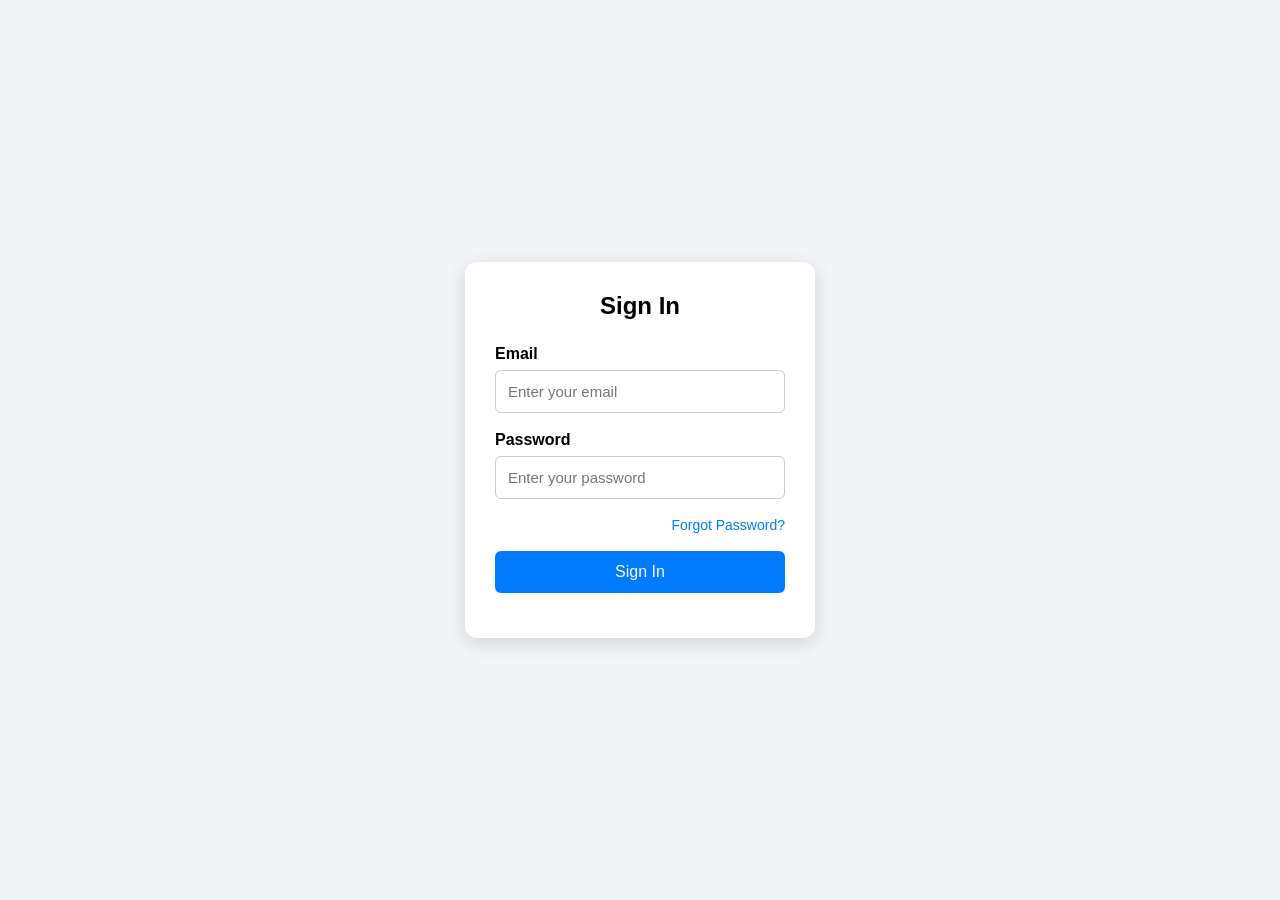
<file: index/index.html>
<!DOCTYPE html>
<html lang="en">
<head>
    <meta charset="UTF-8">
    <meta name="viewport" content="width=device-width, initial-scale=1.0">
    <title>Sign In</title>
    <link rel="stylesheet" href="style.css">

</head>

<body>

    <div class="login-box">

        <h2>Sign In</h2>

        <form id="loginForm">

            <div class="input-box">
                <label for="email">Email</label>
                <input
                    type="email"
                    id="email"
                    placeholder="Enter your email"
                    required
                >
            </div>

            <div class="input-box">
                <label for="password">Password</label>
                <input
                    type="password"
                    id="password"
                    placeholder="Enter your password"
                    required
                >
            </div>

            <a href="#" class="forgot">Forgot Password?</a>

            <button type="submit" class="login-btn">
                Sign In
            </button>

            <p class="message" id="message"></p>

        </form>
    </div>

    <script>
        document.getElementById("loginForm").addEventListener("submit", function(event) {
            event.preventDefault();

            const email = document.getElementById("email").value;
            const password = document.getElementById("password").value;
            const message = document.getElementById("message");

            // Demo login
            if (email === "admin@gmail.com" && password === "123456") {
                message.textContent = "Login successful!";
                message.style.color = "green";

                // Example: redirect after login
                // window.location.href = "dashboard.html";

            } else {
                message.textContent = "Invalid email or password.";
                message.style.color = "red";
            }
        });
    </script>

</body>
</html>
</file>
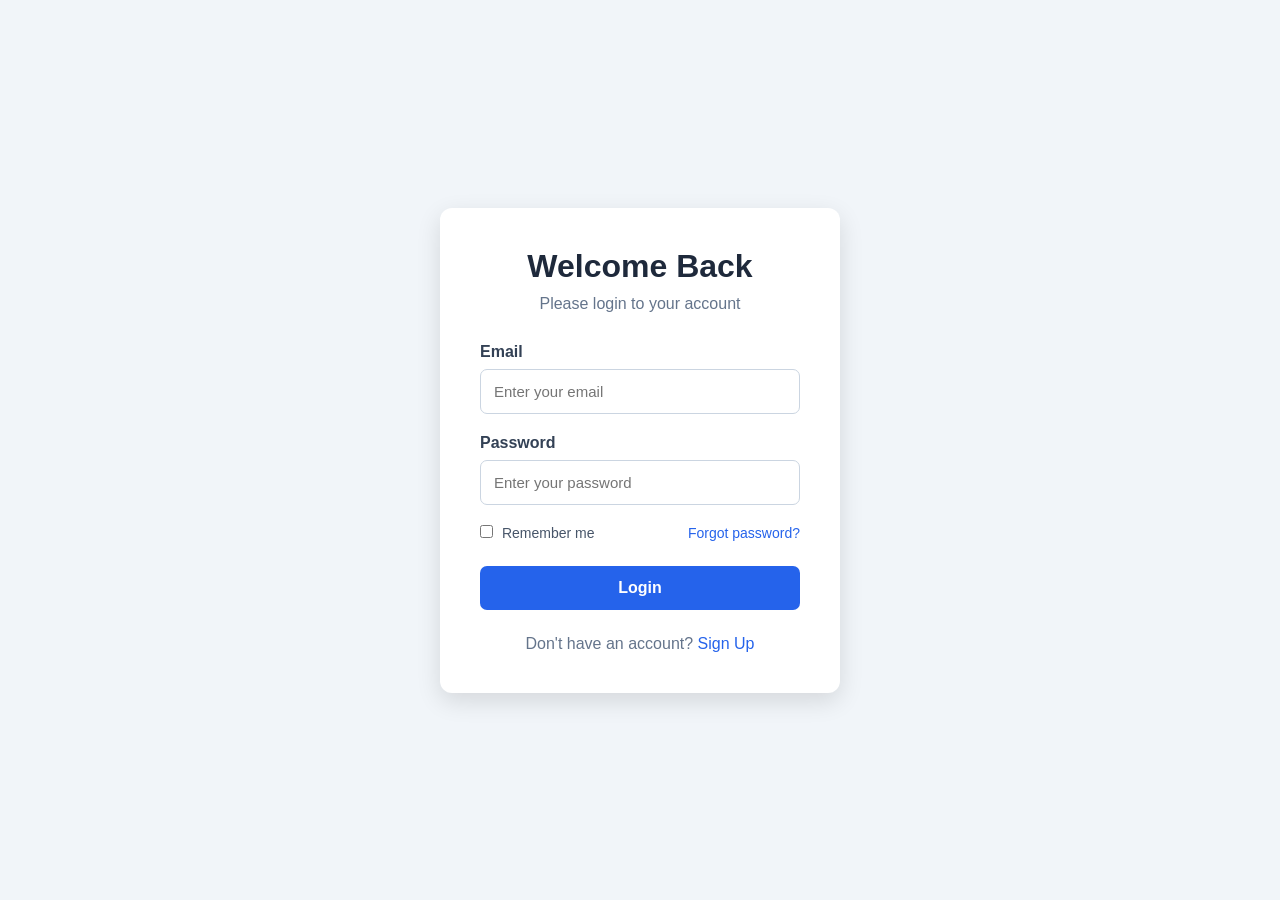
<file: indexlogin/index.html>
<!DOCTYPE html>
<html lang="en">
<head>
    <meta charset="UTF-8">
    <meta name="viewport" content="width=device-width, initial-scale=1.0">
    <title>Login</title>

    <link rel="stylesheet" href="style.css">
</head>
<body>

    <div class="login-container">

        <div class="login-box">
            <h1>Welcome Back</h1>
            <p class="subtitle">Please login to your account</p>

            <form id="loginForm">

                <div class="input-group">
                    <label for="email">Email</label>
                    <input
                        type="email"
                        id="email"
                        placeholder="Enter your email"
                        required
                    >
                </div>

                <div class="input-group">
                    <label for="password">Password</label>
                    <input
                        type="password"
                        id="password"
                        placeholder="Enter your password"
                        required
                    >
                </div>

                <div class="options">
                    <label>
                        <input type="checkbox" id="remember">
                        Remember me
                    </label>

                    <a href="#">Forgot password?</a>
                </div>

                <button type="submit">Login</button>

                <p id="message"></p>

            </form>

            <p class="register">
                Don't have an account?
                <a href="#">Sign Up</a>
            </p>
        </div>

    </div>

    <script>
        const loginForm = document.getElementById("loginForm");
        const message = document.getElementById("message");

        loginForm.addEventListener("submit", function(event) {
            event.preventDefault();

            const email = document.getElementById("email").value;
            const password = document.getElementById("password").value;

            // Demo account
            if (email === "admin@gmail.com" && password === "123456") {
                message.textContent = "Login successful!";
                message.className = "success";

                // You can redirect to dashboard here
                // window.location.href = "dashboard.html";

            } else {
                message.textContent = "Invalid email or password!";
                message.className = "error";
            }
        });
    </script>

</body>
</html>
</file>
<file: index/style.css>
* {
            box-sizing: border-box;
            margin: 0;
            padding: 0;
            font-family: Arial, sans-serif;
        }

        body {
            min-height: 100vh;
            display: flex;
            justify-content: center;
            align-items: center;
            background: #f2f4f7;
        }

        .login-box {
            width: 350px;
            padding: 30px;
            background: white;
            border-radius: 12px;
            box-shadow: 0 5px 20px rgba(0, 0, 0, 0.15);
        }

        .login-box h2 {
            text-align: center;
            margin-bottom: 25px;
        }

        .input-box {
            margin-bottom: 18px;
        }

        .input-box label {
            display: block;
            margin-bottom: 7px;
            font-weight: bold;
        }

        .input-box input {
            width: 100%;
            padding: 12px;
            border: 1px solid #ccc;
            border-radius: 6px;
            font-size: 15px;
        }

        .input-box input:focus {
            outline: none;
            border-color: #007bff;
        }

        .login-btn {
            width: 100%;
            padding: 12px;
            border: none;
            border-radius: 6px;
            background: #007bff;
            color: white;
            font-size: 16px;
            cursor: pointer;
        }

        .login-btn:hover {
            background: #0056b3;
        }

        .message {
            margin-top: 15px;
            text-align: center;
        }

        .forgot {
            display: block;
            text-align: right;
            margin-bottom: 18px;
            color: #007bff;
            text-decoration: none;
            font-size: 14px;
        }
</file>
<file: indexlogin/style.css>
* {
    margin: 0;
    padding: 0;
    box-sizing: border-box;
    font-family: Arial, sans-serif;
}

body {
    min-height: 100vh;
    background: #f1f5f9;
}

.login-container {
    min-height: 100vh;
    display: flex;
    justify-content: center;
    align-items: center;
    padding: 20px;
}

.login-box {
    width: 400px;
    background: white;
    padding: 40px;
    border-radius: 12px;
    box-shadow: 0 8px 25px rgba(0, 0, 0, 0.12);
}

.login-box h1 {
    text-align: center;
    margin-bottom: 10px;
    color: #1e293b;
}

.subtitle {
    text-align: center;
    color: #64748b;
    margin-bottom: 30px;
}

.input-group {
    margin-bottom: 20px;
}

.input-group label {
    display: block;
    margin-bottom: 8px;
    color: #334155;
    font-weight: bold;
}

.input-group input {
    width: 100%;
    padding: 13px;
    border: 1px solid #cbd5e1;
    border-radius: 7px;
    font-size: 15px;
}

.input-group input:focus {
    outline: none;
    border-color: #2563eb;
}

.options {
    display: flex;
    justify-content: space-between;
    align-items: center;
    margin-bottom: 25px;
    font-size: 14px;
}

.options label {
    color: #475569;
}

.options input {
    margin-right: 5px;
}

a {
    color: #2563eb;
    text-decoration: none;
}

a:hover {
    text-decoration: underline;
}

button {
    width: 100%;
    padding: 13px;
    border: none;
    border-radius: 7px;
    background: #2563eb;
    color: white;
    font-size: 16px;
    font-weight: bold;
    cursor: pointer;
}

button:hover {
    background: #1d4ed8;
}

#message {
    text-align: center;
    margin-top: 15px;
    font-weight: bold;
}

.success {
    color: green;
}

.error {
    color: red;
}

.register {
    text-align: center;
    margin-top: 25px;
    color: #64748b;
}
</file>
